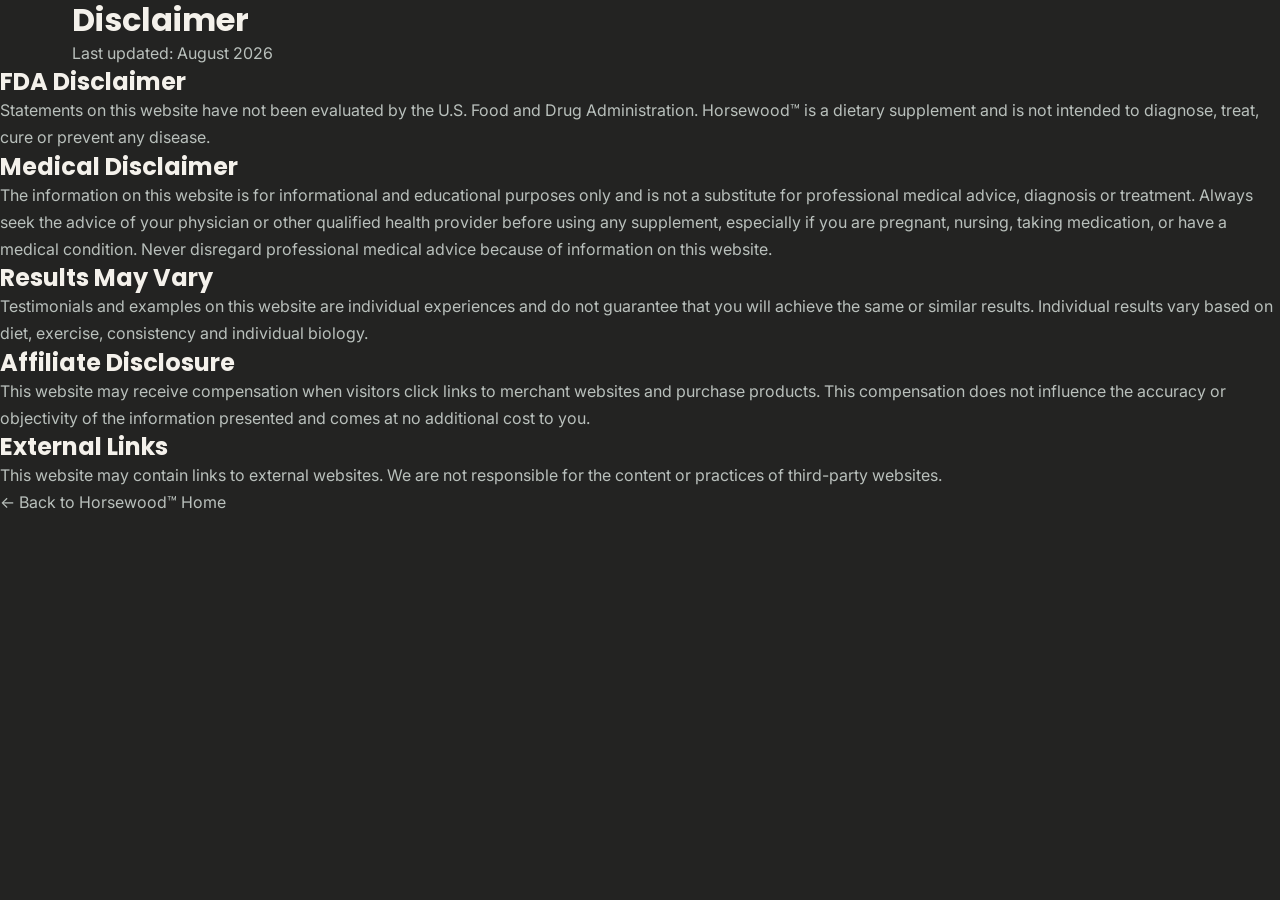
<file: disclaimer.html>
<!DOCTYPE html>
<html lang="en">
<head>
<meta charset="UTF-8">
<meta name="viewport" content="width=device-width, initial-scale=1.0">
<title>Disclaimer | Horsewood™</title>
<meta name="description" content="Disclaimer for Horsewood — FDA disclaimer, medical disclaimer and affiliate disclosure.">
<link rel="preconnect" href="https://fonts.googleapis.com">
<link rel="preconnect" href="https://fonts.gstatic.com" crossorigin>
<link href="https://fonts.googleapis.com/css2?family=Poppins:wght@600;700;800&family=Inter:wght@400;500;600;700&display=swap" rel="stylesheet">
<link rel="stylesheet" href="style.css">
</head>
<body>
<header class="legal-hero"><div class="container"><h1>Disclaimer</h1><p>Last updated: August 2026</p></div></header>
<div class="legal-body">
<h2>FDA Disclaimer</h2>
<p>Statements on this website have not been evaluated by the U.S. Food and Drug Administration. Horsewood™ is a dietary supplement and is not intended to diagnose, treat, cure or prevent any disease.</p>
<h2>Medical Disclaimer</h2>
<p>The information on this website is for informational and educational purposes only and is not a substitute for professional medical advice, diagnosis or treatment. Always seek the advice of your physician or other qualified health provider before using any supplement, especially if you are pregnant, nursing, taking medication, or have a medical condition. Never disregard professional medical advice because of information on this website.</p>
<h2>Results May Vary</h2>
<p>Testimonials and examples on this website are individual experiences and do not guarantee that you will achieve the same or similar results. Individual results vary based on diet, exercise, consistency and individual biology.</p>
<h2>Affiliate Disclosure</h2>
<p>This website may receive compensation when visitors click links to merchant websites and purchase products. This compensation does not influence the accuracy or objectivity of the information presented and comes at no additional cost to you.</p>
<h2>External Links</h2>
<p>This website may contain links to external websites. We are not responsible for the content or practices of third-party websites.</p>
<a class="legal-back" href="index.html">← Back to Horsewood™ Home</a>
</div>
</body>
</html>
</file>
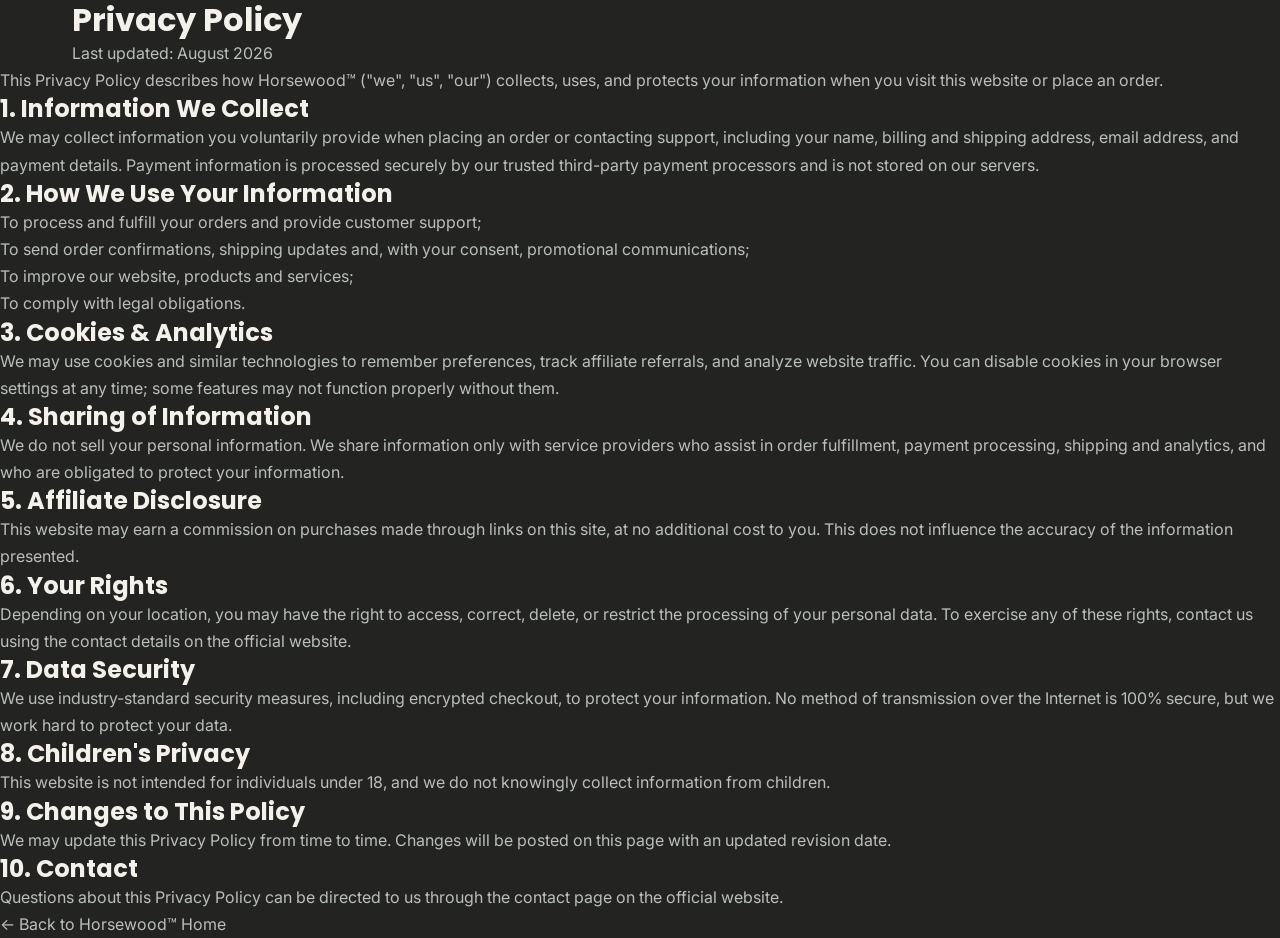
<file: privacy.html>
<!DOCTYPE html>
<html lang="en">
<head>
<meta charset="UTF-8">
<meta name="viewport" content="width=device-width, initial-scale=1.0">
<title>Privacy Policy | Horsewood™</title>
<meta name="description" content="Privacy Policy for Horsewood — how we collect, use and protect your information.">
<link rel="preconnect" href="https://fonts.googleapis.com">
<link rel="preconnect" href="https://fonts.gstatic.com" crossorigin>
<link href="https://fonts.googleapis.com/css2?family=Poppins:wght@600;700;800&family=Inter:wght@400;500;600;700&display=swap" rel="stylesheet">
<link rel="stylesheet" href="style.css">
</head>
<body>
<header class="legal-hero"><div class="container"><h1>Privacy Policy</h1><p>Last updated: August 2026</p></div></header>
<div class="legal-body">
<p>This Privacy Policy describes how Horsewood™ ("we", "us", "our") collects, uses, and protects your information when you visit this website or place an order.</p>
<h2>1. Information We Collect</h2>
<p>We may collect information you voluntarily provide when placing an order or contacting support, including your name, billing and shipping address, email address, and payment details. Payment information is processed securely by our trusted third-party payment processors and is not stored on our servers.</p>
<h2>2. How We Use Your Information</h2>
<ul>
<li>To process and fulfill your orders and provide customer support;</li>
<li>To send order confirmations, shipping updates and, with your consent, promotional communications;</li>
<li>To improve our website, products and services;</li>
<li>To comply with legal obligations.</li>
</ul>
<h2>3. Cookies & Analytics</h2>
<p>We may use cookies and similar technologies to remember preferences, track affiliate referrals, and analyze website traffic. You can disable cookies in your browser settings at any time; some features may not function properly without them.</p>
<h2>4. Sharing of Information</h2>
<p>We do not sell your personal information. We share information only with service providers who assist in order fulfillment, payment processing, shipping and analytics, and who are obligated to protect your information.</p>
<h2>5. Affiliate Disclosure</h2>
<p>This website may earn a commission on purchases made through links on this site, at no additional cost to you. This does not influence the accuracy of the information presented.</p>
<h2>6. Your Rights</h2>
<p>Depending on your location, you may have the right to access, correct, delete, or restrict the processing of your personal data. To exercise any of these rights, contact us using the contact details on the official website.</p>
<h2>7. Data Security</h2>
<p>We use industry-standard security measures, including encrypted checkout, to protect your information. No method of transmission over the Internet is 100% secure, but we work hard to protect your data.</p>
<h2>8. Children's Privacy</h2>
<p>This website is not intended for individuals under 18, and we do not knowingly collect information from children.</p>
<h2>9. Changes to This Policy</h2>
<p>We may update this Privacy Policy from time to time. Changes will be posted on this page with an updated revision date.</p>
<h2>10. Contact</h2>
<p>Questions about this Privacy Policy can be directed to us through the contact page on the official website.</p>
<a class="legal-back" href="index.html">← Back to Horsewood™ Home</a>
</div>
</body>
</html>
</file>
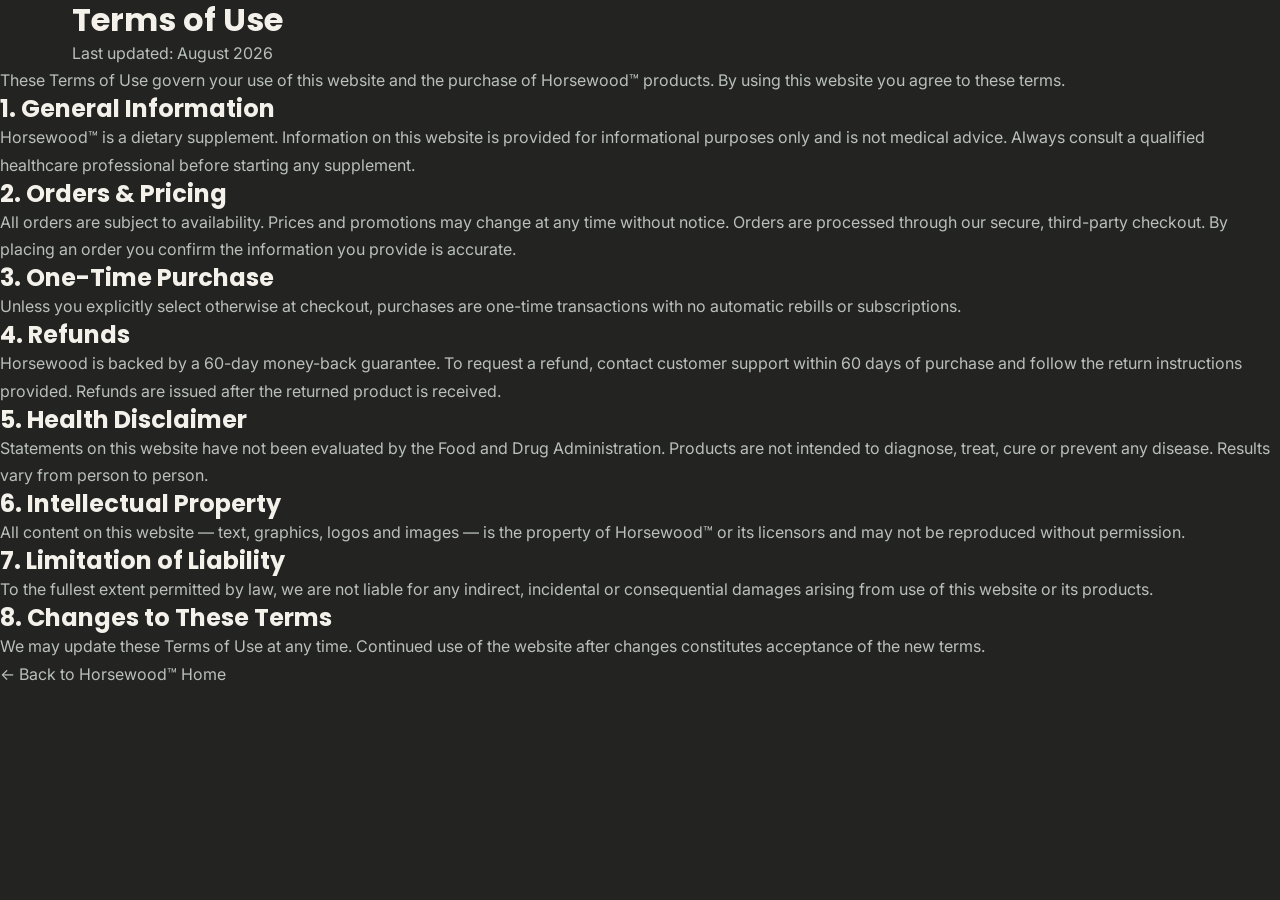
<file: terms.html>
<!DOCTYPE html>
<html lang="en">
<head>
<meta charset="UTF-8">
<meta name="viewport" content="width=device-width, initial-scale=1.0">
<title>Terms of Use | Horsewood™</title>
<meta name="description" content="Terms of Use for Horsewood — the terms governing use of this website and purchase of products.">
<link rel="preconnect" href="https://fonts.googleapis.com">
<link rel="preconnect" href="https://fonts.gstatic.com" crossorigin>
<link href="https://fonts.googleapis.com/css2?family=Poppins:wght@600;700;800&family=Inter:wght@400;500;600;700&display=swap" rel="stylesheet">
<link rel="stylesheet" href="style.css">
</head>
<body>
<header class="legal-hero"><div class="container"><h1>Terms of Use</h1><p>Last updated: August 2026</p></div></header>
<div class="legal-body">
<p>These Terms of Use govern your use of this website and the purchase of Horsewood™ products. By using this website you agree to these terms.</p>
<h2>1. General Information</h2>
<p>Horsewood™ is a dietary supplement. Information on this website is provided for informational purposes only and is not medical advice. Always consult a qualified healthcare professional before starting any supplement.</p>
<h2>2. Orders & Pricing</h2>
<p>All orders are subject to availability. Prices and promotions may change at any time without notice. Orders are processed through our secure, third-party checkout. By placing an order you confirm the information you provide is accurate.</p>
<h2>3. One-Time Purchase</h2>
<p>Unless you explicitly select otherwise at checkout, purchases are one-time transactions with no automatic rebills or subscriptions.</p>
<h2>4. Refunds</h2>
<p>Horsewood is backed by a 60-day money-back guarantee. To request a refund, contact customer support within 60 days of purchase and follow the return instructions provided. Refunds are issued after the returned product is received.</p>
<h2>5. Health Disclaimer</h2>
<p>Statements on this website have not been evaluated by the Food and Drug Administration. Products are not intended to diagnose, treat, cure or prevent any disease. Results vary from person to person.</p>
<h2>6. Intellectual Property</h2>
<p>All content on this website — text, graphics, logos and images — is the property of Horsewood™ or its licensors and may not be reproduced without permission.</p>
<h2>7. Limitation of Liability</h2>
<p>To the fullest extent permitted by law, we are not liable for any indirect, incidental or consequential damages arising from use of this website or its products.</p>
<h2>8. Changes to These Terms</h2>
<p>We may update these Terms of Use at any time. Continued use of the website after changes constitutes acceptance of the new terms.</p>
<a class="legal-back" href="index.html">← Back to Horsewood™ Home</a>
</div>
</body>
</html>
</file>
<file: style.css>
/* ============================================================
Horsewood™ — Main Stylesheet
Theme: Orange #C84A0F + Grey #2D2D2C, slightly-dark background
Structure: identical to SlimTide™ v2.0
============================================================ */
*{margin:0;padding:0;box-sizing:border-box}
:root{
--orange:#C84A0F;
--orange-deep:#9E3A0B;
--orange-soft:#E9762F;
--grey:#2D2D2C;
--grey-2:#232322;
--grey-3:#343433;
--ink:#F4F1EB;
--body:#B9C0BC;
--muted:#939B97;
--line:rgba(255,255,255,.09);
--gold:#F5A623;
--grad:linear-gradient(135deg,#C84A0F 0%,#E9762F 100%);
--grad-deep:linear-gradient(135deg,#9E3A0B 0%,#C84A0F 100%);
--grad-dark:linear-gradient(160deg,#1B1B1A 0%,#2D2D2C 100%);
--shadow-sm:0 2px 10px rgba(0,0,0,.25);
--shadow:0 8px 30px rgba(200,74,15,.16);
--shadow-lg:0 24px 60px rgba(0,0,0,.35);
--radius:18px;--radius-sm:12px;--radius-pill:999px;
--transition:all .28s ease;
}
html{scroll-behavior:smooth;font-size:16px}
body{font-family:'Inter',system-ui,sans-serif;color:var(--body);background:var(--grey-2);line-height:1.7;overflow-x:hidden;-webkit-font-smoothing:antialiased}
h1,h2,h3,h4,h5,h6{font-family:'Poppins',sans-serif;color:var(--ink);line-height:1.25;font-weight:700}
a{text-decoration:none;color:inherit;transition:var(--transition)}
img{max-width:100%;height:auto;display:block}
.container{max-width:1180px;margin:0 auto;padding:0 1.4rem}
section{padding:5rem 0}
ul{list-style:none}
/* === UTILITIES === */
.eyebrow{display:inline-block;font-size:1.09rem;font-weight:700;text-transform:uppercase;letter-spacing:.16em;color:var(--orange-soft);margin-bottom:.7rem}
.section-head{max-width:820px;margin:0 auto 3rem;text-align:center}
.section-head.left{margin-left:0;text-align:left}
.section-title{font-size:clamp(1.7rem,3.4vw,2.5rem);margin-bottom:1rem;letter-spacing:-.01em}
.section-desc{font-size:1.05rem;color:var(--body)}
.bg-grey{background:var(--grey)}
.bg-dark{background:var(--grad-dark);color:rgba(255,255,255,.8)}
.bg-dark .section-title,.bg-dark h2,.bg-dark h3,.bg-dark h4{color:#fff}
.text-center{text-align:center}
.orange{color:var(--orange-soft)}
/* === BUTTONS === */
.btn{display:inline-flex;align-items:center;justify-content:center;gap:.5rem;font-family:'Poppins',sans-serif;font-weight:600;font-size:1rem;padding:.95rem 2rem;border-radius:var(--radius-pill);border:none;cursor:pointer;transition:var(--transition);text-align:center;line-height:1.2}
.btn-primary{background:var(--grad);color:#fff;box-shadow:0 10px 26px rgba(200,74,15,.35)}
.btn-primary:hover{transform:translateY(-3px);box-shadow:0 16px 34px rgba(200,74,15,.45)}
.btn-ghost{background:rgba(255,255,255,.1);color:#fff;border:1.5px solid rgba(255,255,255,.35)}
.btn-ghost:hover{background:rgba(255,255,255,.18)}
.btn-outline{background:transparent;color:var(--ink);border:1.5px solid var(--grey-3)}
.btn-outline:hover{border-color:var(--orange);color:var(--orange-soft);transform:translateY(-2px)}
.btn-lg{padding:1.15rem 2.6rem;font-size:1.08rem}
.btn-block{display:flex;width:100%}
/* === REVIEWER BAR === */
.review-bar{background:#1B1B1A;color:rgba(255,255,255,.82);font-size:.8rem;padding:.5rem 1rem;text-align:center}
.review-bar span{margin:0 .55rem;white-space:nowrap;display:inline-block}
.review-bar strong{color:#fff;font-weight:600}
.review-bar .chk{color:var(--orange-soft)}
/* === NAV === */
nav{position:sticky;top:0;width:100%;z-index:1000;background:rgba(35,35,34,.92);backdrop-filter:blur(16px);border-bottom:1px solid var(--line);padding:.7rem 0;transition:var(--transition)}
nav.scrolled{box-shadow:0 6px 24px rgba(0,0,0,.35)}
.nav-inner{max-width:1180px;margin:0 auto;padding:0 1.4rem;display:flex;align-items:center;justify-content:space-between}
.logo{font-family:'Poppins',sans-serif;font-size:1.55rem;font-weight:800;color:var(--ink);letter-spacing:-.02em}
.logo span{color:var(--orange-soft)}
.nav-links{display:flex;gap:1.5rem;align-items:center}
.nav-links a{font-size:.9rem;font-weight:500;color:var(--body)}
.nav-links a:hover{color:var(--orange-soft)}
.nav-cta{background:var(--grad);color:#fff!important;padding:.6rem 1.4rem;border-radius:var(--radius-pill);font-weight:600;box-shadow:0 6px 16px rgba(200,74,15,.3)}
.nav-cta:hover{transform:translateY(-2px)}
.mobile-toggle{display:none;background:none;border:none;font-size:1.6rem;color:var(--ink);cursor:pointer}
/* === HERO === */
.hero{position:relative;background:radial-gradient(1200px 500px at 80% -10%,rgba(200,74,15,.16),transparent),var(--grey-2);padding:3.5rem 0 4.5rem;overflow:hidden}
.hero-grid{display:grid;grid-template-columns:1.15fr .85fr;gap:3rem;align-items:center}
.hero-badge{display:inline-flex;align-items:center;gap:.5rem;background:var(--grey);border:1px solid var(--grey-3);color:var(--orange-soft);font-weight:600;font-size:.82rem;padding:.45rem 1rem;border-radius:var(--radius-pill);box-shadow:var(--shadow-sm);margin-bottom:1.3rem}
.hero h1{font-size:clamp(2rem,4.6vw,3.2rem);letter-spacing:-.02em;margin-bottom:1.1rem}
.hero h1 span{background:var(--grad);-webkit-background-clip:text;background-clip:text;-webkit-text-fill-color:transparent}
.hero-intro{font-size:1.08rem;color:var(--body);margin-bottom:1.6rem;max-width:600px}
.hero-intro strong{color:var(--ink)}
.quick-facts{background:var(--grey);border:1px solid var(--grey-3);border-radius:var(--radius);padding:1.3rem 1.5rem;box-shadow:var(--shadow-sm);margin-bottom:1.6rem}
.quick-facts h4{font-size:.78rem;text-transform:uppercase;letter-spacing:.14em;color:var(--orange-soft);margin-bottom:.9rem}
.qf-item{display:flex;gap:.6rem;padding:.45rem 0;border-bottom:1px dashed var(--line);font-size:.92rem}
.qf-item:last-child{border-bottom:none}
.qf-item b{color:var(--ink);min-width:120px;font-weight:600;font-family:'Poppins',sans-serif}
.hero-bullets{margin-bottom:1.7rem}
.hero-bullets li{position:relative;padding-left:1.9rem;margin-bottom:.6rem;color:var(--body)}
.hero-bullets li::before{content:"✓";position:absolute;left:0;top:0;width:1.3rem;height:1.3rem;background:var(--grad);color:#fff;border-radius:50%;display:flex;align-items:center;justify-content:center;font-size:.7rem;font-weight:700}
.hero-stats{display:flex;gap:1.8rem;margin-bottom:1.8rem;flex-wrap:wrap}
.stat{text-align:left}
.stat .num{font-family:'Poppins',sans-serif;font-size:1.9rem;font-weight:800;color:var(--orange-soft);line-height:1}
.stat .lbl{font-size:.82rem;color:var(--muted);margin-top:.25rem}
.hero-ctas{display:flex;gap:1rem;flex-wrap:wrap;margin-bottom:1.7rem}
.hero-trust{display:flex;gap:1.4rem;flex-wrap:wrap;font-size:.85rem;color:var(--muted);font-weight:500}
.hero-trust span{display:inline-flex;align-items:center;gap:.4rem}
.hero-trust span::before{content:"●";color:var(--orange)}
.hero-media{position:relative;text-align:center}
.hero-media .product-img{width:min(520px,100%);height:auto;margin:0 auto;object-fit:contain;filter:drop-shadow(0 30px 50px rgba(23,19,42,.28));transform: translateY(-120px); }
.float-badge{position:absolute;background:var(--grey);border:1px solid var(--grey-3);border-radius:14px;padding:.6rem .9rem;box-shadow:var(--shadow-lg);font-size:.8rem;font-weight:600;color:var(--ink);font-family:'Poppins',sans-serif;display:flex;flex-direction:column;line-height:1.2}
.float-badge b{color:var(--orange-soft);font-size:1.05rem}
.fb-1{top:12%;left:-4%;transform: translateY(-120px);}
.fb-2{top:46%;right:-6%;transform: translateY(-120px);}
.fb-3{bottom:8%;left:2%;transform: translateY(-120px);}
/* === WHY CHOOSE === */
.why-grid{display:grid;grid-template-columns:repeat(4,1fr);gap:1.5rem}
.why-card{background:var(--grey);border:1px solid var(--grey-3);border-radius:var(--radius);padding:1.8rem 1.4rem;text-align:center;transition:var(--transition)}
.why-card:hover{transform:translateY(-6px);box-shadow:var(--shadow-lg);border-color:var(--orange)}
.why-card img{height:62px;width:auto;margin:0 auto 1.1rem;object-fit:contain}
.why-card h4{font-size:1.02rem;margin-bottom:.6rem;text-transform:uppercase;letter-spacing:.02em}
.why-card p{font-size:.9rem;color:var(--muted)}
/* === WHAT IS === */
.whatis-grid{display:grid;grid-template-columns:.9fr 1.1fr;gap:3rem;align-items:center}
.whatis-media{text-align:center}
.whatis-media .whatis-img{width:min(580px,100%);height:auto;margin:0 auto;object-fit:contain;filter:drop-shadow(0 24px 44px rgba(23,19,42,.22))}
.whatis-text p{margin-bottom:1.05rem;color:var(--body)}
.research-support{background:var(--grey);border-left:4px solid var(--orange);border-radius:0 var(--radius-sm) var(--radius-sm) 0;padding:1.1rem 1.3rem;font-size:.92rem;margin:1.4rem 0}
.research-support a{color:var(--orange-soft);font-weight:600;text-decoration:underline}
.trust-chips{display:flex;flex-wrap:wrap;gap:.6rem;margin:1.4rem 0}
.chip{background:var(--grey);border:1px solid var(--grey-3);border-radius:var(--radius-pill);padding:.4rem 1rem;font-size:.82rem;font-weight:600;color:var(--orange-soft)}
/* === HOW IT WORKS === */
.how-grid{display:grid;grid-template-columns:repeat(3,1fr);gap:1.5rem;margin-bottom:2.2rem}
.mech-card{background:var(--grey);border:1px solid var(--grey-3);border-radius:var(--radius);padding:1.7rem 1.5rem;transition:var(--transition)}
.mech-card:hover{transform:translateY(-5px);box-shadow:var(--shadow);border-color:var(--orange)}
.mech-icon{width:48px;height:48px;border-radius:12px;background:var(--grad);color:#fff;display:flex;align-items:center;justify-content:center;font-size:1.4rem;margin-bottom:1rem}
.mech-card h4{font-size:1.08rem;margin-bottom:.55rem}
.mech-card p{font-size:.92rem;color:var(--muted)}
.how-summary{background:var(--grad-dark);color:rgba(255,255,255,.85);border:1px solid var(--grey-3);border-radius:var(--radius);padding:2rem 2.2rem;text-align:center;max-width:900px;margin:0 auto}
.how-summary h4{color:#fff;margin-bottom:.7rem;font-size:1.2rem}
/* === REVIEWS === */
.review-grid{display:grid;grid-template-columns:repeat(3,1fr);gap:1.6rem;margin-bottom:2.6rem}
.review-card{background:var(--grey);border:1px solid var(--grey-3);border-radius:var(--radius);padding:1.8rem;box-shadow:var(--shadow-sm)}
.review-card .rc-head{display:flex;align-items:center;gap:.9rem;margin-bottom:.9rem}
.review-card img{width:56px;height:56px;border-radius:50%;object-fit:cover;flex-shrink:0}
.review-card .rc-name{font-family:'Poppins',sans-serif;font-weight:600;color:var(--ink);font-size:.98rem}
.review-card .rc-loc{font-size:.8rem;color:var(--muted)}
.stars{color:var(--gold);font-size:.95rem;letter-spacing:1px;margin-bottom:.6rem}
.review-card blockquote{font-size:.93rem;color:var(--body);font-style:italic;border:none}
.review-stats{display:flex;justify-content:center;gap:3rem;flex-wrap:wrap;margin-bottom:2.2rem}
.review-stats .num{font-family:'Poppins',sans-serif;font-size:2.2rem;font-weight:800;color:#fff;line-height:1}
.review-stats .lbl{font-size:.85rem;color:rgba(255,255,255,.7);margin-top:.3rem}
.review-cta{text-align:center;max-width:760px;margin:0 auto}
.review-cta h3{color:#fff;font-size:1.5rem;margin-bottom:.9rem}
.review-cta p{margin-bottom:1.6rem}
/* === PRICING === */
.price-grid{display:grid;grid-template-columns:repeat(3,1fr);gap:1.6rem;align-items:stretch}
.price-card{background:var(--grey);border:2px solid var(--grey-3);border-radius:var(--radius);padding:2rem 1.6rem;text-align:center;position:relative;transition:var(--transition);display:flex;flex-direction:column}
.price-card:hover{transform:translateY(-6px);box-shadow:var(--shadow-lg)}
.price-card.featured{border-color:var(--orange);box-shadow:var(--shadow-lg);transform:scale(1.03)}
.price-card.featured:hover{transform:scale(1.03) translateY(-6px)}
.price-badge{position:absolute;top:-14px;left:50%;transform:translateX(-50%);background:var(--grad);color:#fff;font-size:.72rem;font-weight:700;letter-spacing:.08em;text-transform:uppercase;padding:.4rem 1.1rem;border-radius:var(--radius-pill);white-space:nowrap}
.price-card h3{font-size:1.35rem;margin-bottom:.2rem}
.price-card .supply{font-size:.8rem;color:var(--muted);text-transform:uppercase;letter-spacing:.08em;margin-bottom:1rem}
.price-img{width:210px;height:auto;margin:0 auto 1rem;object-fit:contain}
/* Wide multi-bottle image (6-bottle card) */
.price-img.wide{
  width:110%;
  max-width:560px;      /* fills the card nicely */
  height:auto;          /* keep its natural ratio */
  max-height:270px;
  object-fit:contain;
}
.price-amount{font-family:'Poppins',sans-serif;font-size:2.4rem;font-weight:800;color:var(--orange-soft);line-height:1}
.price-amount small{font-size:.95rem;color:var(--muted);font-weight:500}
.price-total{font-size:.9rem;color:var(--muted);margin:.6rem 0 1.2rem}
.price-total s{color:#6d7470}
.price-total b{color:var(--ink)}
.price-card .buy-btn{margin-top:auto}
/* === INGREDIENTS === */
.ing-list{display:grid;grid-template-columns:repeat(2,1fr);gap:1.4rem;margin-bottom:2.4rem}
.ing-card{background:var(--grey);border:1px solid var(--grey-3);border-radius:var(--radius);padding:1.7rem;position:relative;transition:var(--transition);overflow:hidden}
.ing-card:hover{box-shadow:var(--shadow);transform:translateY(-4px);border-color:var(--orange)}
.ing-num{position:absolute;top:1.1rem;right:1.3rem;font-family:'Poppins',sans-serif;font-size:2.6rem;font-weight:800;color:var(--grey-3);line-height:1}
.ing-card h4{font-size:1.16rem;margin-bottom:.7rem;padding-right:2.5rem}
.ing-card p{font-size:.92rem;color:var(--muted);margin-bottom:.7rem}
.ing-link{font-size:.86rem;font-weight:600;color:var(--orange-soft);text-decoration:none}
.ing-link:hover{text-decoration:underline}
.ing-link::after{content:" →"}
.ing-conclusion{max-width:900px;margin:0 auto;text-align:center;color:#fff;background:var(--orange);border:1px solid var(--grey-3);border-radius:var(--radius);padding:1.8rem 2rem ;}
/* === FORMULATED / GUARANTEE === */
.form-grid{display:grid;grid-template-columns:repeat(3,1fr);gap:1.5rem;margin-bottom:3rem}
.form-card{text-align:center;padding:1.6rem 1.3rem}
.form-card .fnum{width:46px;height:46px;border-radius:50%;background:var(--grad);color:#fff;font-family:'Poppins',sans-serif;font-weight:700;display:flex;align-items:center;justify-content:center;margin:0 auto 1rem}
.form-card h4{font-size:1.05rem;margin-bottom:.55rem}
.form-card p{font-size:.9rem;color:var(--muted)}
.guarantee{display:grid;grid-template-columns:.7fr 1.3fr;gap:2.4rem;align-items:center;background:var(--grey);border:1px solid var(--grey-3);border-radius:var(--radius);padding:2.2rem;box-shadow:var(--shadow)}
.seal-img{width:200px;height:auto;margin:0 auto;object-fit:contain}
.guarantee h3{font-size:1.5rem;margin-bottom:1.1rem}
.guarantee-points{display:grid;gap:1rem}
.guarantee-points li{padding-left:1.6rem;position:relative;font-size:.94rem;color:var(--body)}
.guarantee-points li::before{content:"✓";position:absolute;left:0;color:var(--orange-soft);font-weight:700}
.guarantee-points b{color:var(--ink);font-family:'Poppins',sans-serif}
/* === BENEFITS === */
.ben-grid{display:grid;grid-template-columns:repeat(3,1fr);gap:1.5rem;margin-bottom:2.4rem}
.ben-card{background:var(--grey);border:1px solid var(--grey-3);border-radius:var(--radius);padding:1.7rem;border-top:4px solid var(--orange);transition:var(--transition)}
.ben-card:hover{transform:translateY(-5px);box-shadow:var(--shadow)}
.ben-card h4{font-size:1.08rem;margin-bottom:.55rem}
.ben-card p{font-size:.92rem;color:var(--muted)}
/* === FAQ === */
.faq-wrap{max-width:840px;margin:0 auto 2.4rem}
.faq-item{background:var(--grey);border:1px solid var(--grey-3);border-radius:var(--radius-sm);margin-bottom:.9rem;overflow:hidden}
.faq-q{padding:1.15rem 1.4rem;font-family:'Poppins',sans-serif;font-weight:600;color:var(--ink);cursor:pointer;display:flex;justify-content:space-between;align-items:center;gap:1rem;font-size:1rem}
.faq-q::after{content:"+";font-size:1.5rem;color:var(--orange-soft);transition:var(--transition);flex-shrink:0}
.faq-item.open .faq-q::after{transform:rotate(45deg)}
.faq-a{max-height:0;overflow:hidden;transition:max-height .35s ease;padding:0 1.4rem}
.faq-item.open .faq-a{max-height:400px;padding:0 1.4rem 1.2rem}
.faq-a p{font-size:.93rem;color:var(--body)}
.faq-cta{text-align:center;max-width:680px;margin:0 auto}
.faq-cta .btn{margin:.4rem}
/* === REFERENCES === */
.references .ref-list{max-width:900px;margin:0 auto;columns:2;column-gap:2.5rem}
.references .ref-list li{font-size:.84rem;margin-bottom:.6rem;break-inside:avoid;color:var(--muted)}
.references .ref-list a{color:var(--orange-soft);word-break:break-word}
.references .ref-list a:hover{text-decoration:underline}
/* === SECURITY / REFUND === */
.security-box{max-width:880px;margin:0 auto;background:var(--grey);border:1px solid var(--grey-3);border-radius:var(--radius);padding:2rem 2.2rem}
.security-box h3{font-size:1.15rem;margin:1.3rem 0 .6rem}
.security-box h3:first-child{margin-top:0}
.security-box p{font-size:.93rem;color:var(--body);margin-bottom:.8rem}
/* === FINAL CTA === */
.final-cta{background:var(--grad-dark)}
.final-grid{display:grid;grid-template-columns:.8fr 1.2fr;gap:2.6rem;align-items:center;max-width:1000px;margin:0 auto}
.final-grid img{max-height:300px;margin:0 auto;filter:drop-shadow(0 24px 44px rgba(0,0,0,.5))}
.final-text h2{color:#fff;font-size:clamp(1.6rem,3.4vw,2.3rem);margin-bottom:1.1rem}
.final-badges{display:flex;gap:1.4rem;flex-wrap:wrap;margin-bottom:1.4rem}
.final-badges .fb{background:rgba(255,255,255,.07);border:1px solid rgba(255,255,255,.15);border-radius:14px;padding:.8rem 1.1rem;text-align:center}
.final-badges .fb b{display:block;font-family:'Poppins',sans-serif;font-size:1.3rem;color:var(--orange-soft)}
.final-badges .fb span{font-size:.74rem;color:rgba(255,255,255,.7)}
.final-price{margin-bottom:1.5rem}
.final-price .reg{color:rgba(255,255,255,.55);text-decoration:line-through;font-size:1rem}
.final-price .now{font-family:'Poppins',sans-serif;font-size:1.5rem;font-weight:700;color:#fff;margin-left:.6rem}
.final-bottle{width:590px;height:auto;margin:0 auto;object-fit:contain;filter:drop-shadow(0 24px 44px rgba(0,0,0,.4))}
/* === FOOTER === */
footer{background:#1B1B1A;color:rgba(255,255,255,.66);padding:3.4rem 0 1.6rem;font-size:.9rem}
.footer-top{display:grid;grid-template-columns:1.4fr 1fr 1.2fr;gap:2.4rem;padding-bottom:2.2rem;border-bottom:1px solid rgba(255,255,255,.12)}
.footer-col h4{color:#fff;font-size:1rem;margin-bottom:1rem}
.footer-col p,.footer-col li{margin-bottom:.55rem;line-height:1.6}
.footer-col a{color:rgba(255,255,255,.66)}
.footer-col a:hover{color:var(--orange-soft)}
.footer-col strong{color:#fff}
.footer-badges{display:flex;flex-wrap:wrap;gap:.5rem;padding:1.6rem 0;border-bottom:1px solid rgba(255,255,255,.12)}
.footer-badge{background:rgba(255,255,255,.07);border:1px solid rgba(255,255,255,.14);border-radius:var(--radius-pill);padding:.35rem .9rem;font-size:.76rem;color:rgba(255,255,255,.75)}
.footer-disclaimer{padding:1.6rem 0;font-size:.78rem;color:rgba(255,255,255,.45);line-height:1.7}
.footer-disclaimer p{margin-bottom:.8rem}
.footer-legal{padding-top:1.2rem;font-size:.82rem;text-align:center}
.footer-legal a{color:rgba(255,255,255,.6);margin:0 .4rem}
.footer-legal a:hover{color:var(--orange-soft)}
.copyright{text-align:center;font-size:.8rem;color:rgba(255,255,255,.4);margin-top:1rem}
/* === STICKY OFFER BAR === */
.sticky-bar{position:fixed;bottom:0;left:0;width:100%;background:var(--grad-deep);color:#fff;z-index:1100;padding:.7rem 1.2rem;display:flex;align-items:center;justify-content:center;gap:1.2rem;box-shadow:0 -6px 24px rgba(0,0,0,.4);flex-wrap:wrap}
.sticky-bar-text{font-weight:600;font-family:'Poppins',sans-serif;font-size:.95rem}
.sticky-bar-text small{display:block;font-weight:400;font-size:.78rem;color:rgba(255,255,255,.8)}
.sticky-bar .btn{padding:.6rem 1.5rem;background:#fff;color:var(--orange-deep);font-size:.9rem}
.sticky-bar .btn:hover{transform:translateY(-2px)}
/* === BACK TO TOP === */
#back-to-top{position:fixed;bottom:5.5rem;right:1.4rem;width:46px;height:46px;border-radius:50%;background:var(--grad);color:#fff;display:flex;align-items:center;justify-content:center;cursor:pointer;font-size:1.2rem;opacity:0;pointer-events:none;transition:opacity .3s;box-shadow:0 6px 18px rgba(200,74,15,.4);z-index:1090;border:none}
#back-to-top.show{opacity:1;pointer-events:auto}
/* ============================================================
RESPONSIVE
============================================================ */
@media(max-width:992px){
.hero-grid{grid-template-columns:1fr;gap:2.4rem}
.hero-media{order:-1}
.hero-media .product-img{width:min(240px,80%)}
.whatis-grid{grid-template-columns:1fr;gap:2rem}
.whatis-media{order:-1}
.whatis-media .whatis-img{width:min(220px,80%)}
.price-img{width:95px}
.final-bottle{width:160px}
.why-grid{grid-template-columns:repeat(2,1fr)}
.how-grid{grid-template-columns:repeat(2,1fr)}
.review-grid{grid-template-columns:1fr;max-width:480px;margin-left:auto;margin-right:auto}
.price-grid{grid-template-columns:1fr;max-width:420px;margin:0 auto}
.price-card.featured{transform:scale(1)}
.price-card.featured:hover{transform:translateY(-6px)}
.ing-list{grid-template-columns:1fr}
.form-grid{grid-template-columns:1fr;max-width:420px;margin-left:auto;margin-right:auto}
.guarantee{grid-template-columns:1fr;text-align:center;gap:1.6rem}
.ben-grid{grid-template-columns:repeat(2,1fr)}
.final-grid{grid-template-columns:1fr;text-align:center;gap:1.8rem}
.final-grid img{order:-1}
.final-badges{justify-content:center}
.footer-top{grid-template-columns:1fr 1fr}
.nav-links{position:fixed;top:0;right:-100%;height:100vh;width:78%;max-width:320px;background:var(--grey);flex-direction:column;align-items:flex-start;padding:5rem 2rem 2rem;gap:1.3rem;box-shadow:-10px 0 40px rgba(0,0,0,.4);transition:right .35s ease;overflow-y:auto}
.nav-links.active{right:0}
.nav-links a{font-size:1rem;width:100%}
.mobile-toggle{display:block;z-index:1001}
.references .ref-list{columns:1}
}
@media(max-width:640px){
section{padding:3.4rem 0}
.review-bar{font-size:.72rem}
.review-bar span:nth-child(n+3){display:none}
.hero{padding:2.4rem 0 3rem}
.hero-stats{gap:1.2rem}
.stat .num{font-size:1.6rem}
.why-grid,.how-grid,.ben-grid{grid-template-columns:1fr}
.float-badge{display:none}
.hero-ctas .btn,.faq-cta .btn{width:100%}
.review-stats{gap:1.6rem}
.footer-top{grid-template-columns:1fr;gap:1.8rem}
.guarantee,.security-box,.how-summary,.ing-conclusion{padding:1.5rem}
.sticky-bar{gap:.7rem;padding:.6rem .9rem}
.sticky-bar-text{font-size:.85rem}
.sticky-bar-text small{display:none}
#back-to-top{bottom:4.8rem}
}
</file>
